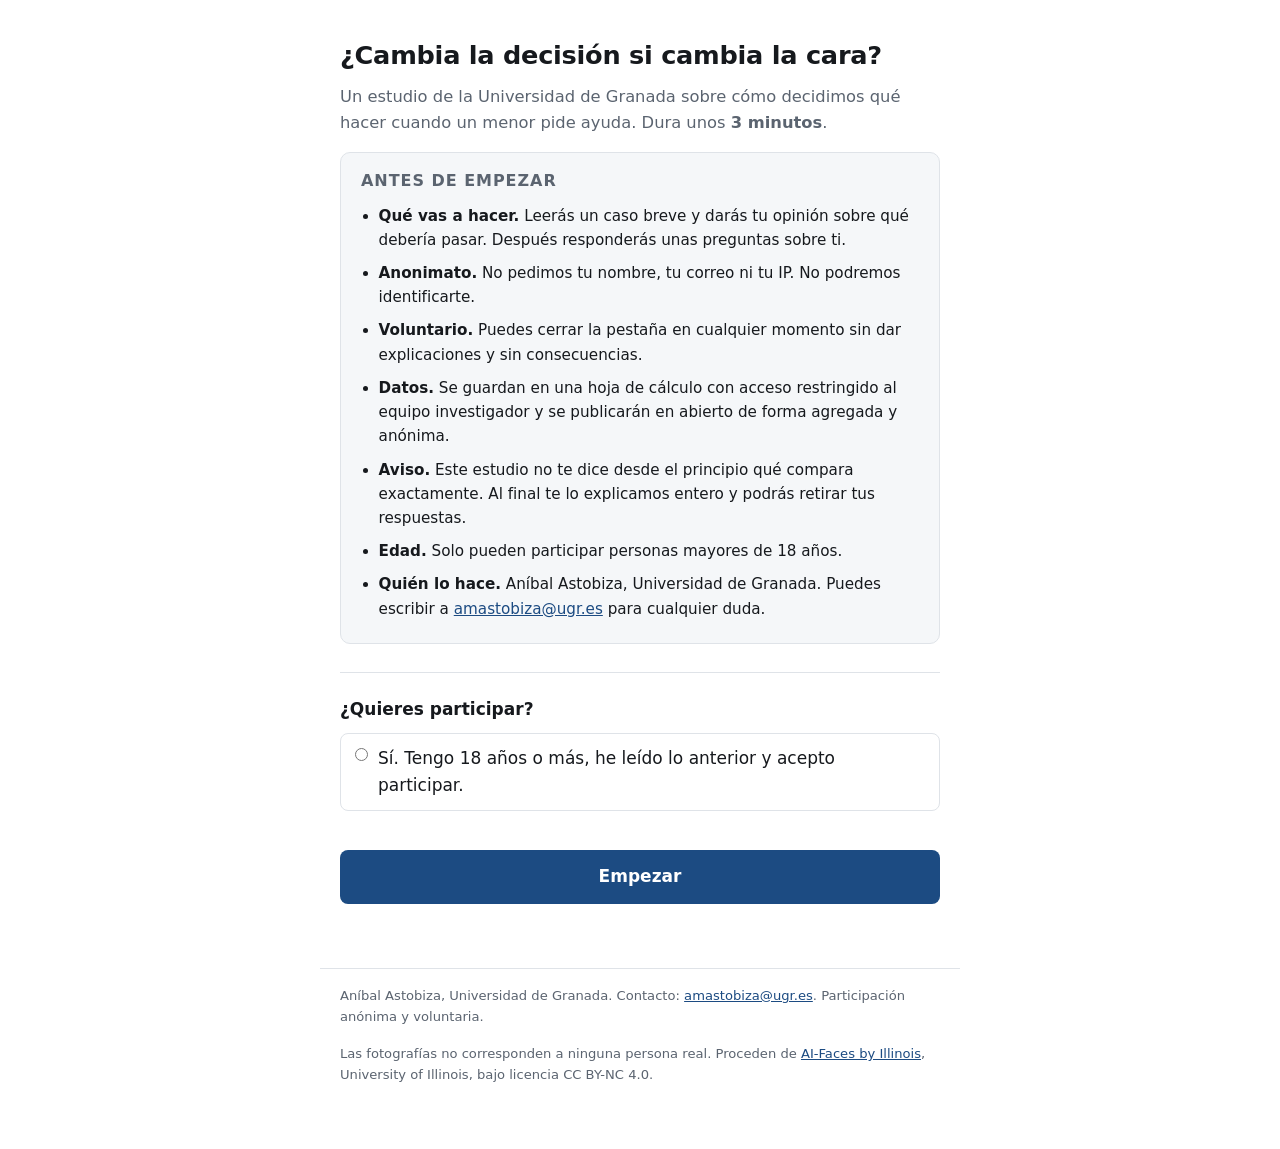
<file: docs/index.html>
<!doctype html>
<html lang="es">
<head>
<meta charset="utf-8">
<meta name="viewport" content="width=device-width, initial-scale=1">
<title>Estudio sobre decisiones de protección de menores</title>
<meta name="description" content="Estudio universitario en castellano sobre cómo decidimos qué hacer cuando un menor pide ayuda. Tres minutos, anónimo.">
<meta name="robots" content="noindex">
<link rel="stylesheet" href="css/estilo.css?v=11">
</head>
<body>
<noscript>
  <div class="aviso-js">
    <h1>Necesitas JavaScript</h1>
    <p>Este estudio no funciona con JavaScript desactivado.</p>
  </div>
</noscript>

<main id="app" aria-live="polite"></main>

<footer>
  <p>Aníbal Astobiza, Universidad de Granada. Contacto:
     <a href="mailto:amastobiza@ugr.es">amastobiza@ugr.es</a>.
     Participación anónima y voluntaria.</p>
  <p>Las fotografías no corresponden a ninguna persona real. Proceden de
     <a href="https://osf.io/vurm5/">AI-Faces by Illinois</a>, University of Illinois,
     bajo licencia CC BY-NC 4.0.</p>
</footer>

<script src="js/config.js?v=9"></script>
<script src="js/items.js?v=8"></script>
<script src="js/experimento.js?v=15"></script>
</body>
</html>
</file>
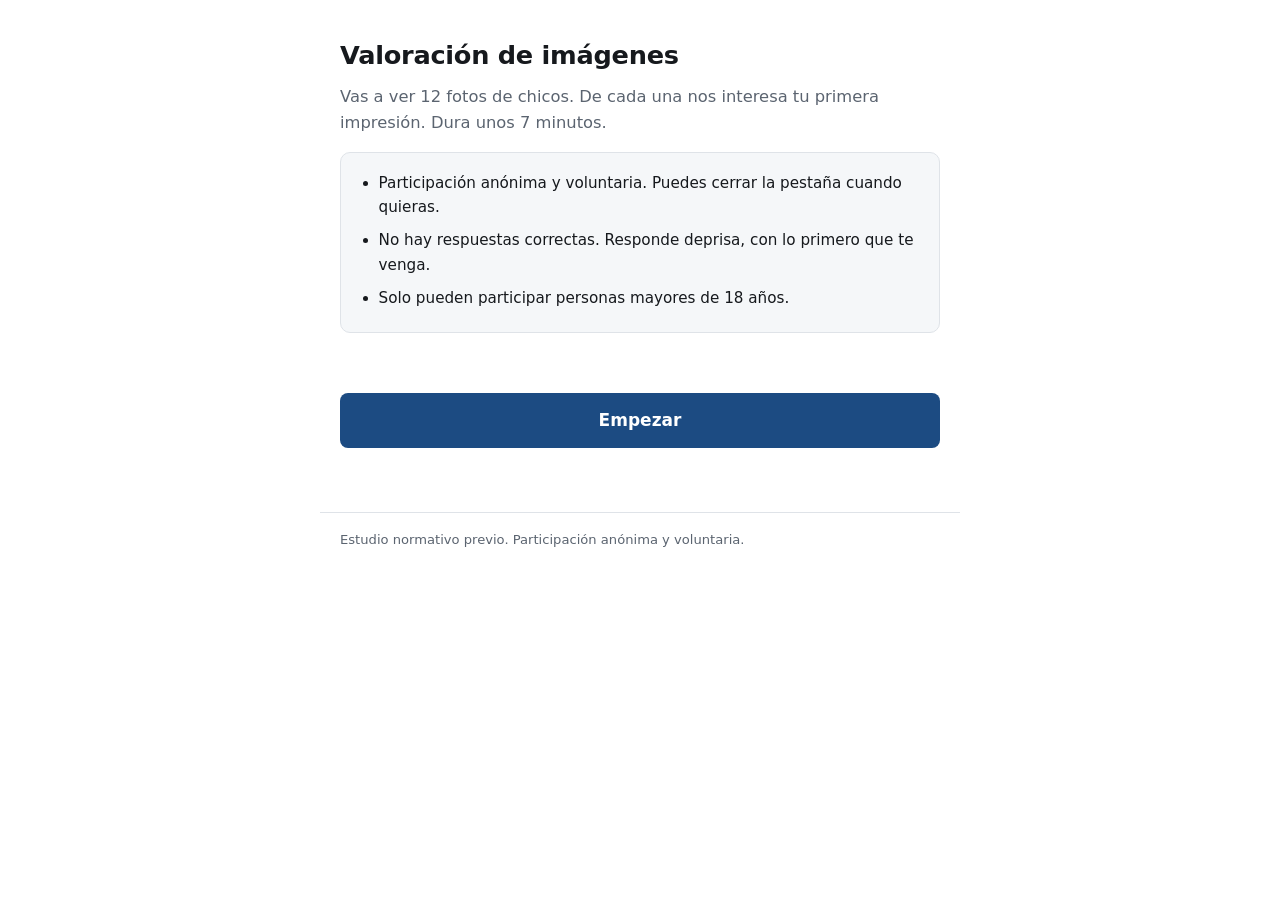
<file: docs/norming.html>
<!doctype html>
<html lang="es">
<head>
<meta charset="utf-8">
<meta name="viewport" content="width=device-width, initial-scale=1">
<title>Valoración de imágenes</title>
<meta name="robots" content="noindex">
<link rel="stylesheet" href="css/estilo.css?v=8">
</head>
<body>
<main id="app" aria-live="polite"></main>
<footer><p>Estudio normativo previo. Participación anónima y voluntaria.</p></footer>

<script src="js/config.js?v=4"></script>
<script>
/* Estudio normativo de los estímulos.
   Cada juez valora un subconjunto aleatorio de imágenes. Los promedios
   resultantes alimentan estimulos/seleccion_emparejada.R, que decide qué
   conjuntos entran en el estudio principal. */
(function () {
  "use strict";
  var C = window.CONFIG, app = document.getElementById("app");
  var MAX_POR_JUEZ = 12;             // tope de imágenes por juez
  var POR_JUEZ = MAX_POR_JUEZ;       // se recorta al número de conjuntos al cargar
                                     // (nadie ve dos versiones de la misma identidad)

  var PREGUNTAS = [
    { id: "origen", tipo: "opcion", enunciado: "¿De dónde dirías que es?",
      opciones: [["espana","De España"],["europa","De otro país de Europa"],
                 ["magreb","De Marruecos o del norte de África"],
                 ["africa_sub","Del África subsahariana"],["latam","De América Latina"],
                 ["otro","De otro sitio"],["nose","No sabría decirlo"]] },
    { id: "prototipicidad", tipo: "escala", enunciado: "¿Cómo de típico es su aspecto de ese origen?",
      izq: "Nada típico", der: "Muy típico" },
    { id: "edad", tipo: "numero", enunciado: "¿Qué edad dirías que tiene?", min: 6, max: 30, sufijo: "años" },
    { id: "atractivo", tipo: "escala", enunciado: "¿Cómo de atractivo te parece?", izq: "Nada", der: "Mucho" },
    { id: "confiabilidad", tipo: "escala", enunciado: "¿Cómo de fiable te parece?", izq: "Nada", der: "Mucho" },
    { id: "expresion", tipo: "opcion", enunciado: "¿Qué cara tiene?",
      opciones: [["neutra","Neutra"],["contento","Contento"],["serio","Serio"],
                 ["enfadado","Enfadado"],["triste","Triste"],["otra","Otra"]] },
    { id: "realismo", tipo: "escala", enunciado: "¿Cómo de real te parece la foto?",
      izq: "Generada por ordenador", der: "Fotografía real" }
  ];

  var D = { id: (crypto.randomUUID ? crypto.randomUUID() : String(Math.random()).slice(2)),
            inicio_iso: new Date().toISOString() };
  var cola = [], i = 0, valoraciones = [];

  function esc(s){return String(s).replace(/[&<>"']/g,function(c){return {"&":"&amp;","<":"&lt;",">":"&gt;",'"':"&quot;","'":"&#39;"}[c];});}
  function barajar(a){a=a.slice();for(var i=a.length-1;i>0;i--){var j=Math.floor(Math.random()*(i+1));var t=a[i];a[i]=a[j];a[j]=t;}return a;}

  function htmlItem(it) {
    var h = '<div class="item" data-id="'+it.id+'" data-tipo="'+it.tipo+'" data-opcional="0">';
    h += '<p class="enunciado">'+esc(it.enunciado)+'</p>';
    if (it.tipo === "escala") {
      h += '<div class="escala"><input type="range" min="0" max="100" step="1" value="50" class="sin-tocar">'+
           '<div class="anclas"><span>'+esc(it.izq)+'</span><span>'+esc(it.der)+'</span></div>'+
           '<output class="valor"></output></div>';
    } else if (it.tipo === "opcion") {
      h += '<div class="opciones">';
      it.opciones.forEach(function(o){ h += '<label class="opcion"><input type="radio" name="'+it.id+'" value="'+esc(o[0])+'"><span>'+esc(o[1])+'</span></label>'; });
      h += '</div>';
    } else {
      h += '<div class="numero"><input type="number" min="'+it.min+'" max="'+it.max+'"><span class="sufijo">'+esc(it.sufijo)+'</span></div>';
    }
    return h + '<p class="aviso" hidden>Contesta para poder seguir.</p></div>';
  }

  function activar() {
    [].forEach.call(document.querySelectorAll(".escala input[type=range]"), function (r) {
      var o = r.parentNode.querySelector(".valor");
      r.addEventListener("input", function () { r.classList.remove("sin-tocar"); o.textContent = r.value; });
    });
  }

  function recoger() {
    var v = {}, faltan = 0;
    [].forEach.call(document.querySelectorAll(".item"), function (nodo) {
      var id = nodo.dataset.id, tipo = nodo.dataset.tipo, x = null;
      if (tipo === "escala") { var r = nodo.querySelector("input[type=range]"); x = r.classList.contains("sin-tocar") ? null : Number(r.value); }
      else if (tipo === "opcion") { var m = nodo.querySelector("input:checked"); x = m ? m.value : null; }
      else { var n = nodo.querySelector("input[type=number]"); x = n.value === "" ? null : Number(n.value);
             if (x !== null && (x < Number(n.min) || x > Number(n.max))) x = null; }
      nodo.querySelector(".aviso").hidden = (x !== null);
      nodo.classList.toggle("falta", x === null);
      if (x === null) faltan++; else v[id] = x;
    });
    return faltan ? null : v;
  }

  function portada() {
    app.innerHTML = '<h1>Valoración de imágenes</h1>'+
      '<p class="entradilla">Vas a ver '+POR_JUEZ+' fotos de chicos. De cada una nos interesa tu primera impresión. Dura unos '+Math.max(3, Math.round(POR_JUEZ*0.6))+' minutos.</p>'+
      '<div class="ficha"><ul>'+
        '<li>Participación anónima y voluntaria. Puedes cerrar la pestaña cuando quieras.</li>'+
        '<li>No hay respuestas correctas. Responde deprisa, con lo primero que te venga.</li>'+
        '<li>Solo pueden participar personas mayores de 18 años.</li>'+
      '</ul></div>'+
      '<button id="ir" class="principal">Empezar</button>';
    document.getElementById("ir").addEventListener("click", siguiente);
  }

  function siguiente() {
    if (i >= cola.length) return demografia();
    var img = cola[i];
    app.innerHTML = '<p class="entradilla">Imagen '+(i+1)+' de '+cola.length+'</p>'+
      '<figure class="estimulo"><img src="'+esc(C.RUTA_ESTIMULOS+img.ruta)+'" alt="Fotografía de un chico"></figure>'+
      PREGUNTAS.map(htmlItem).join("")+
      '<button id="ir" class="principal">Siguiente</button>';
    window.scrollTo(0,0); activar();
    var t0 = performance.now();
    document.getElementById("ir").addEventListener("click", function () {
      var v = recoger();
      if (!v) { document.querySelector(".falta").scrollIntoView({behavior:"smooth",block:"center"}); return; }
      v.juez = D.id; v.conjunto = img.conjunto; v.condicion = img.condicion;
      v.estrato = img.estrato || ""; v.ruta = img.ruta;
      v.orden = i + 1; v.ms = Math.round(performance.now() - t0);
      valoraciones.push(v); i++; siguiente();
    });
  }

  function demografia() {
    app.innerHTML = '<h2>Últimas preguntas</h2>'+
      htmlItem({id:"edad_juez",tipo:"numero",enunciado:"¿Cuántos años tienes?",min:18,max:99,sufijo:"años"})+
      htmlItem({id:"genero_juez",tipo:"opcion",enunciado:"¿Cuál es tu género?",
        opciones:[["mujer","Mujer"],["hombre","Hombre"],["nb","No binario"],["nc","Prefiero no contestar"]]})+
      htmlItem({id:"racializado_juez",tipo:"opcion",enunciado:"¿Te consideras una persona racializada?",
        opciones:[["no","No"],["si","Sí"],["nc","Prefiero no contestar"]]})+
      '<button id="ir" class="principal">Terminar</button>';
    activar();
    document.getElementById("ir").addEventListener("click", function () {
      var v = recoger();
      if (!v) return;
      Object.keys(v).forEach(function (k) { D[k] = v[k]; });
      D.fin_iso = new Date().toISOString();
      enviar();
      app.innerHTML = '<h1>Gracias</h1><p class="entradilla">Ya puedes cerrar la pestaña.</p>';
    });
  }

  function enviar() {
    var carga = JSON.stringify({ token: C.TOKEN, tipo: "norming", juez: D, valoraciones: valoraciones });
    try { localStorage.setItem("norming_" + D.id, carga); } catch (e) {}
    if (!C.ENDPOINT) { console.log("[sin ENDPOINT]", carga); return; }
    fetch(C.ENDPOINT, { method:"POST", headers:{"Content-Type":"text/plain;charset=utf-8"}, body: carga, keepalive: true })
      .catch(function(){ if (navigator.sendBeacon) navigator.sendBeacon(C.ENDPOINT, new Blob([carga],{type:"text/plain"})); });
  }

  fetch(C.MANIFIESTO).then(function(r){return r.json();}).then(function (m) {
    var todas = [];
    if (m.estructura === "anidada") {
      m.condiciones.forEach(function (cond) {
        var porCodigo = m.caras[cond] || {};
        var mapa = m.estrato_de_expresion || {};
        Object.keys(porCodigo).forEach(function (codigo) {
          porCodigo[codigo].forEach(function (ruta) {
            todas.push({ conjunto: ruta.split("/").pop().replace(/\.[a-z]+$/, ""),
                         condicion: cond, estrato: mapa[codigo] || codigo, ruta: ruta });
          });
        });
      });
    } else {
      m.conjuntos.forEach(function (c) {
        Object.keys(c.imagenes).forEach(function (cond) {
          todas.push({ conjunto: c.id, condicion: cond, ruta: c.imagenes[cond] });
        });
      });
    }
    // Un juez no ve dos versiones de la misma identidad: evita comparaciones explícitas
    // y elimina la dependencia entre valoraciones del mismo conjunto.
    POR_JUEZ = Math.min(MAX_POR_JUEZ,
      m.estructura === "anidada" ? todas.length : m.conjuntos.length);
    var vistos = {}, sel = [];
    barajar(todas).forEach(function (x) {
      if (sel.length < POR_JUEZ && !vistos[x.conjunto]) { vistos[x.conjunto] = 1; sel.push(x); }
    });
    cola = sel;
    D.version_estimulos = m.version;
    portada();
  }).catch(function () {
    app.innerHTML = "<h1>Error</h1><p>No se ha podido cargar el manifiesto de estímulos.</p>";
  });
})();
</script>
</body>
</html>
</file>
<file: docs/css/estilo.css>
/* Hoja de estilo del experimento. Sin dependencias externas. */

:root {
  --fondo: #ffffff;
  --texto: #16191d;
  --suave: #5b6470;
  --linea: #dfe3e8;
  --caja: #f5f7f9;
  --acento: #1c4b82;
  --acento-txt: #ffffff;
  --escala: #aeb8c4;
  --escala-activa: #778493;
  --alerta: #a12b2b;
  --ancho: 40rem;
}
@media (prefers-color-scheme: dark) {
  :root {
    --fondo: #14171a; --texto: #eceff2; --suave: #9aa4b0; --linea: #2c3238;
    --caja: #1c2126; --acento: #6fa8e8; --acento-txt: #10141a;
    --escala: #65717e; --escala-activa: #9aa7b5; --alerta: #f28b82;
  }
}

* { box-sizing: border-box; }
html { -webkit-text-size-adjust: 100%; }
body {
  margin: 0;
  background: var(--fondo);
  color: var(--texto);
  font: 17px/1.6 system-ui, -apple-system, "Segoe UI", Roboto, "Helvetica Neue", sans-serif;
}

main {
  max-width: var(--ancho);
  margin: 0 auto;
  padding: 2.5rem 1.25rem 4rem;
}

h1 { font-size: 1.6rem; line-height: 1.25; margin: 0 0 .75rem; letter-spacing: -.01em; }
h2 { font-size: 1.25rem; line-height: 1.3; margin: 0 0 .75rem; letter-spacing: -.01em; }
p  { margin: 0 0 1rem; }
a  { color: var(--acento); }

.entradilla { color: var(--suave); font-size: 1.02rem; }

.ficha {
  background: var(--caja);
  border: 1px solid var(--linea);
  border-radius: 10px;
  padding: 1.1rem 1.25rem .4rem;
  margin: 0 0 1.75rem;
  font-size: .95rem;
}
.ficha h2 { font-size: 1rem; text-transform: uppercase; letter-spacing: .06em; color: var(--suave); }
.ficha ul { margin: 0 0 1rem; padding-left: 1.1rem; }
.ficha li { margin-bottom: .55rem; }

.borrador {
  border: 1px solid var(--alerta);
  border-left-width: 4px;
  border-radius: 8px;
  padding: .85rem 1rem;
  margin: 0 0 1.75rem;
  font-size: .93rem;
  color: var(--texto);
}

/* estímulo */
.estimulo { margin: 0 0 1.5rem; text-align: center; }
.estimulo img {
  width: 100%; max-width: 15rem; height: auto;
  border-radius: 10px; border: 1px solid var(--linea);
  background: var(--caja);
}

/* viñeta */
.vinyeta {
  border-left: 3px solid var(--acento);
  padding: .25rem 0 .25rem 1rem;
  margin: 0 0 2rem;
  font-size: 1.06rem;
}
.vinyeta p:last-child { margin-bottom: 0; }

/* ítems */
.item {
  border-top: 1px solid var(--linea);
  padding: 1.4rem 0 .4rem;
}
.item.falta { border-top-color: var(--alerta); }
.enunciado { font-weight: 600; margin-bottom: .35rem; }
.ayuda { color: var(--suave); font-size: .9rem; margin-bottom: .6rem; }
.aviso { color: var(--alerta); font-size: .88rem; margin: .4rem 0 0; }

/* escalas */
.escala { margin: .8rem 0 .4rem; position: relative; }
.instruccion-escalas {
  color: var(--suave); font-size: .88rem;
  border-left: 3px solid var(--acento);
  padding: .3rem 0 .3rem .7rem;
  margin: 1.1rem 0 -.25rem;
}

/* La barra se dibuja entera a mano. Con `accent-color` el navegador rellena el
   tramo hasta el valor actual, y eso delata una posición inicial aunque el
   pulgar esté oculto: el participante ve la barra medio llena y ancla ahí su
   respuesta. Aquí la barra es uniforme hasta que se toca. */
.escala input[type=range] {
  -webkit-appearance: none;
  appearance: none;
  width: 100%;
  height: 2.2rem;
  background: transparent;
  cursor: pointer;
  margin: 0;
}
.escala input[type=range]::-webkit-slider-runnable-track {
  height: 8px; border-radius: 4px; background: var(--escala);
}
.escala input[type=range]::-moz-range-track {
  height: 8px; border-radius: 4px; background: var(--escala);
}
.escala input[type=range]::-webkit-slider-thumb {
  -webkit-appearance: none; appearance: none;
  width: 1.3rem; height: 1.3rem; margin-top: -.4rem;
  border-radius: 50%; background: var(--acento);
  border: 2px solid var(--fondo);
  box-shadow: 0 1px 3px rgba(0, 0, 0, .25);
}
.escala input[type=range]::-moz-range-thumb {
  width: 1.3rem; height: 1.3rem; border-radius: 50%;
  background: var(--acento); border: 2px solid var(--fondo);
  box-shadow: 0 1px 3px rgba(0, 0, 0, .25);
}
.escala input[type=range].sin-tocar::-webkit-slider-thumb { opacity: 0; }
.escala input[type=range].sin-tocar::-moz-range-thumb { opacity: 0; }
.escala input[type=range].sin-tocar {
  cursor: crosshair;
  background: var(--caja);
  border-radius: 8px;
  box-shadow: inset 0 0 0 1px var(--escala);
}
.escala input[type=range]:hover::-webkit-slider-runnable-track { background: var(--escala-activa); }
.escala input[type=range]:hover::-moz-range-track { background: var(--escala-activa); }
.escala input[type=range]:focus-visible::-webkit-slider-runnable-track {
  outline: 2px solid var(--acento); outline-offset: 2px;
}
.escala input[type=range]:focus-visible::-moz-range-track {
  outline: 2px solid var(--acento); outline-offset: 2px;
}

.anclas { display: flex; justify-content: space-between; gap: 1rem; color: var(--suave); font-size: .85rem; }
.anclas span:last-child { text-align: right; }
.valor {
  display: block; text-align: center; margin-top: .35rem; min-height: 1.2em;
  font-variant-numeric: tabular-nums; font-weight: 600; color: var(--acento);
}
.escala input.sin-tocar ~ .valor {
  color: var(--suave); font-size: .8rem; font-weight: 400;
}

/* opciones */
.opciones { display: flex; flex-direction: column; gap: .5rem; margin-top: .6rem; }
.opcion {
  display: flex; align-items: flex-start; gap: .65rem;
  border: 1px solid var(--linea); border-radius: 8px;
  padding: .7rem .85rem; cursor: pointer;
}
.opcion:hover { border-color: var(--acento); }
.opcion input { margin: .2rem 0 0; accent-color: var(--acento); flex: none; }
.opcion:has(input:checked) { border-color: var(--acento); background: var(--caja); }

/* campos */
.numero { display: flex; align-items: center; gap: .5rem; margin-top: .6rem; }
input[type=number], select, textarea {
  font: inherit; color: inherit; background: var(--fondo);
  border: 1px solid var(--linea); border-radius: 8px; padding: .55rem .7rem;
}
input[type=number] { width: 7rem; }
select { width: 100%; max-width: 22rem; }
textarea { width: 100%; resize: vertical; }
.sufijo { color: var(--suave); }

/* botón */
button.principal {
  margin-top: 2rem; width: 100%;
  font: inherit; font-weight: 600;
  background: var(--acento); color: var(--acento-txt);
  border: 0; border-radius: 8px; padding: .85rem 1rem; cursor: pointer;
}
button.principal.boton-final {
  display: block;
  width: 100%; max-width: 28rem;
  margin: 2rem auto 0;
  font-size: 1.05rem;
}
button.principal:disabled { opacity: .45; cursor: default; }
button.principal:hover:not(:disabled) { filter: brightness(1.08); }

.estado { color: var(--suave); font-size: .88rem; margin-top: .8rem; text-align: center; }
.depuracion { color: var(--alerta); font-size: .8rem; font-family: ui-monospace, monospace; }

footer {
  max-width: var(--ancho); margin: 0 auto; padding: 1rem 1.25rem 3rem;
  color: var(--suave); font-size: .82rem; border-top: 1px solid var(--linea);
}
.aviso-js { max-width: var(--ancho); margin: 3rem auto; padding: 0 1.25rem; }

@media (max-width: 30rem) {
  main { padding: 1.75rem 1rem 3rem; }
  h1 { font-size: 1.4rem; }
}
</file>
